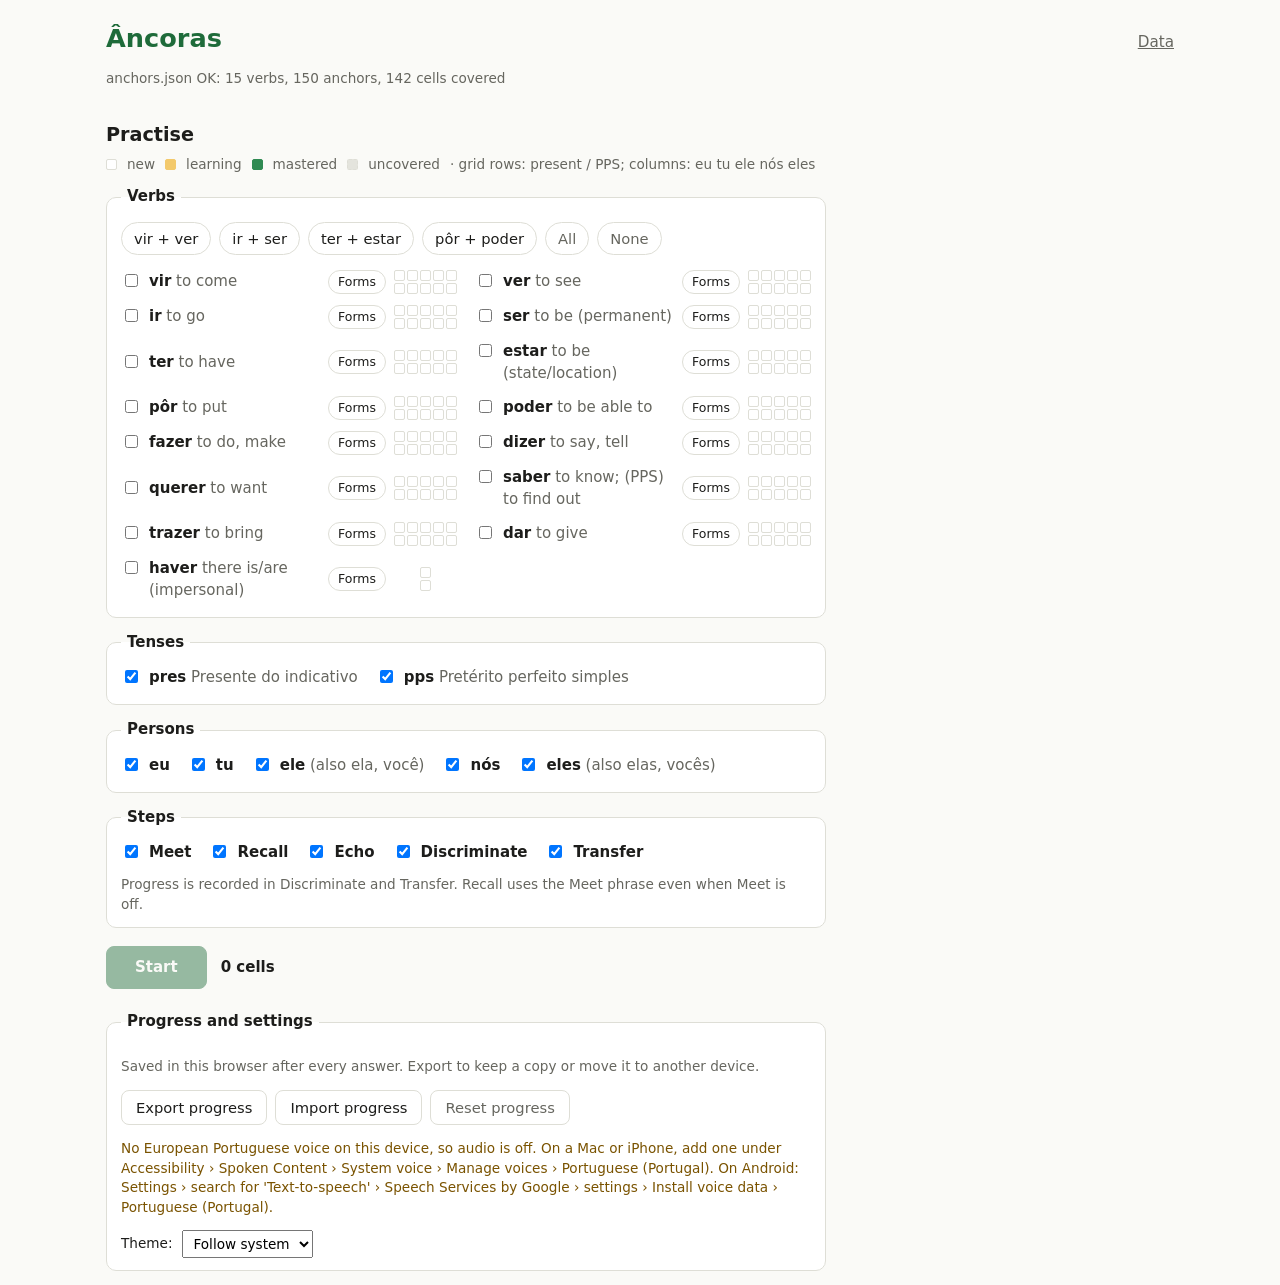
<file: index.html>
<!doctype html>
<html lang="en">
<head>
  <meta charset="utf-8">
  <meta name="viewport" content="width=device-width, initial-scale=1">
  <script>
    // Apply the saved theme before the stylesheet loads, so there's no light flash.
    try {
      const t = localStorage.getItem('ancoras.theme');
      if (t === 'light' || t === 'dark') document.documentElement.dataset.theme = t;
    } catch {}
  </script>
  <title>Âncoras</title>
  <link rel="icon" href="data:image/svg+xml,%3Csvg xmlns='http://www.w3.org/2000/svg' viewBox='0 0 16 16'%3E%3Crect width='16' height='16' rx='3' fill='%231e6b3a'/%3E%3Ctext x='8' y='12.5' font-size='12' text-anchor='middle' fill='white' font-family='sans-serif'%3EÂ%3C/text%3E%3C/svg%3E">
  <link rel="manifest" href="manifest.webmanifest">
  <link rel="apple-touch-icon" href="icons/icon-192.png">
  <meta name="apple-mobile-web-app-capable" content="yes">
  <meta name="apple-mobile-web-app-title" content="Âncoras">
  <link rel="stylesheet" href="style.css">
  <script type="module" src="js/main.js"></script>
</head>
<body>
  <header>
    <h1><a href="#" id="home-link">Âncoras</a></h1>
    <nav>
      <a href="#data" id="nav-data">Data</a>
      <a href="#" id="nav-home" hidden>← Practise</a>
    </nav>
  </header>

  <main>
    <div id="banner" class="banner" role="status">Loading anchors.json…</div>
    <div id="store-warning" class="banner warn" role="alert" hidden></div>

    <section id="home-view" hidden>
      <div id="picker" class="picker"></div>
    </section>

    <section id="practice-view" hidden>
      <div id="practice" class="practice"></div>
    </section>

    <section id="data-view" hidden>
      <p class="sub">Data check: verbs and anchors from <code>anchors.json</code></p>

      <section id="verbs-section" hidden>
        <h2>Verbs</h2>
        <p class="legend">
          <span class="cell covered">covered</span>
          <span class="cell uncovered">uncovered (listed)</span>
          <span class="cell gap">no anchor, not listed</span>
          <span class="cell none">—</span> no form
        </p>
        <div class="scroll">
          <table id="verbs-table" class="verbs"></table>
        </div>
      </section>

      <section id="anchors-section" hidden>
        <h2>Anchors</h2>
        <div class="controls">
          <label>Verb
            <select id="verb-filter"><option value="">All verbs</option></select>
          </label>
          <span id="anchor-count" class="count"></span>
        </div>
        <table id="anchors-table" class="anchors"></table>
      </section>
    </section>
  </main>
</body>
</html>
</file>
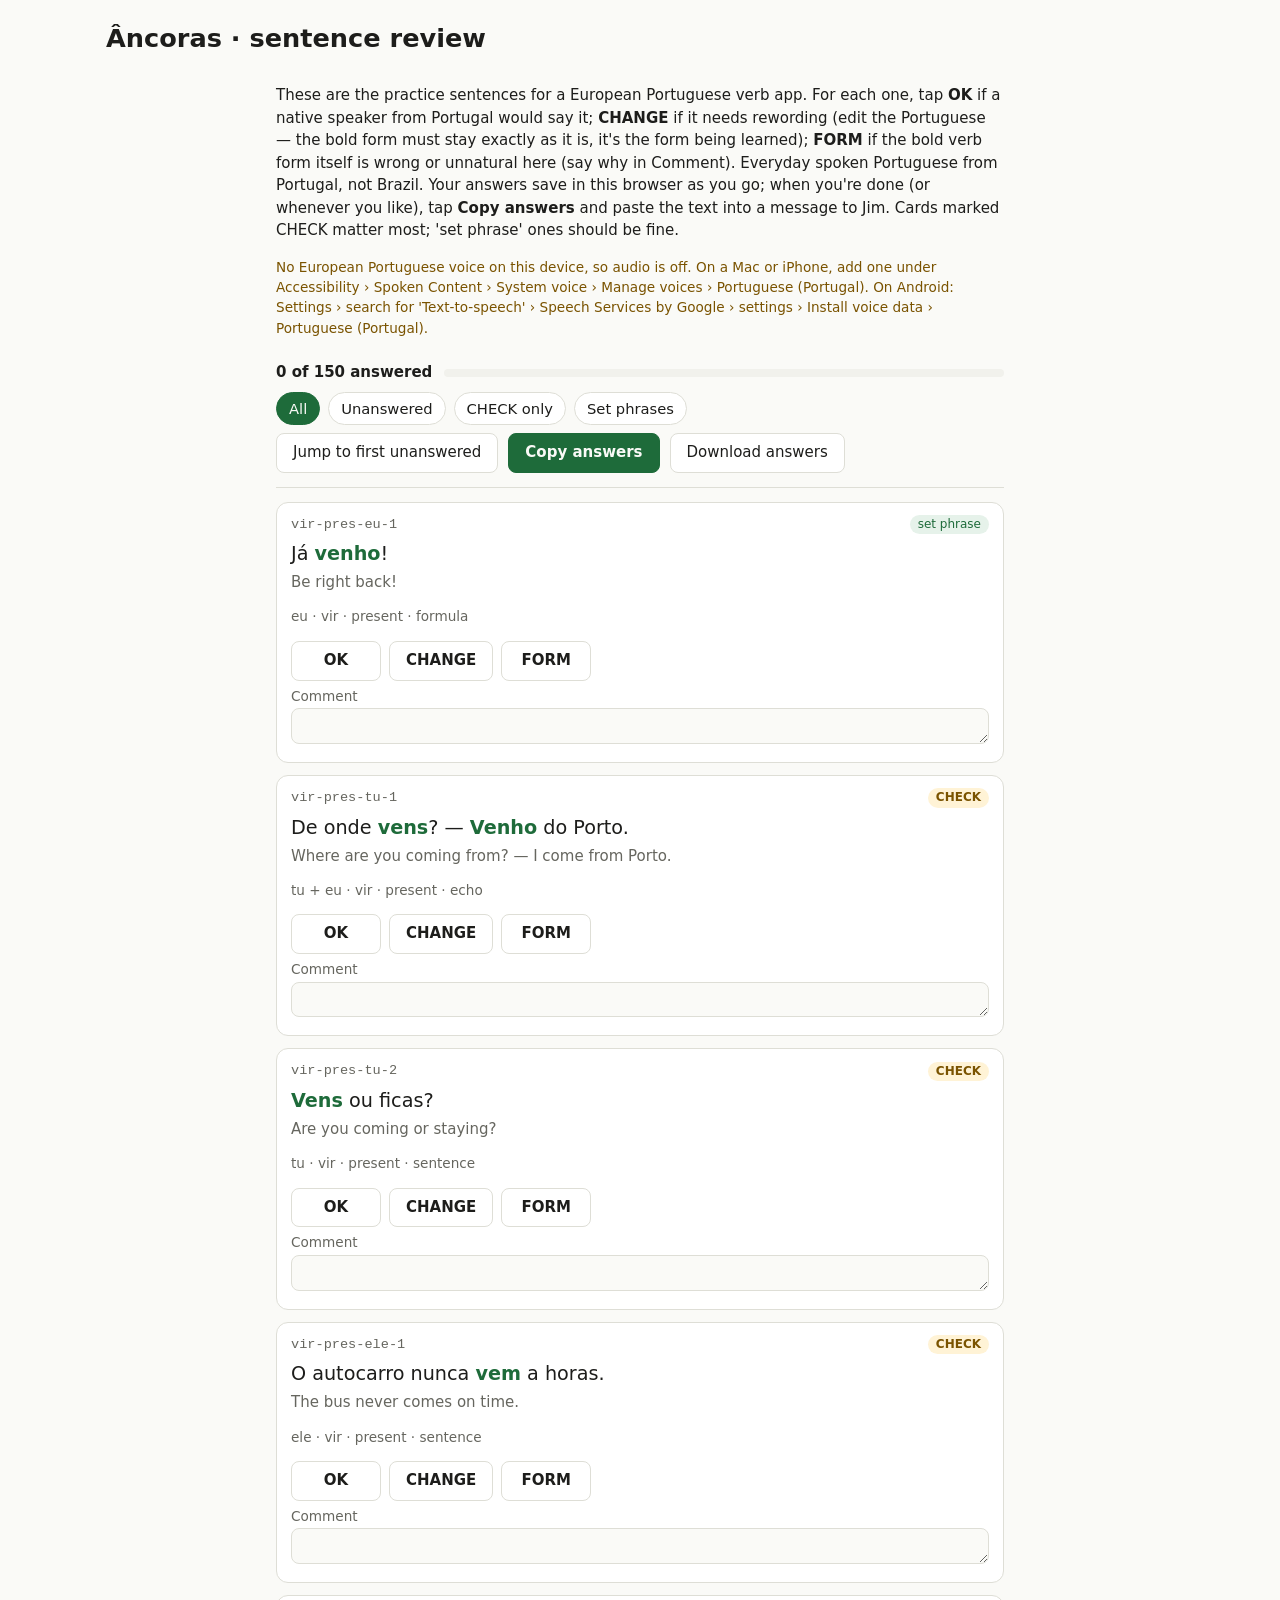
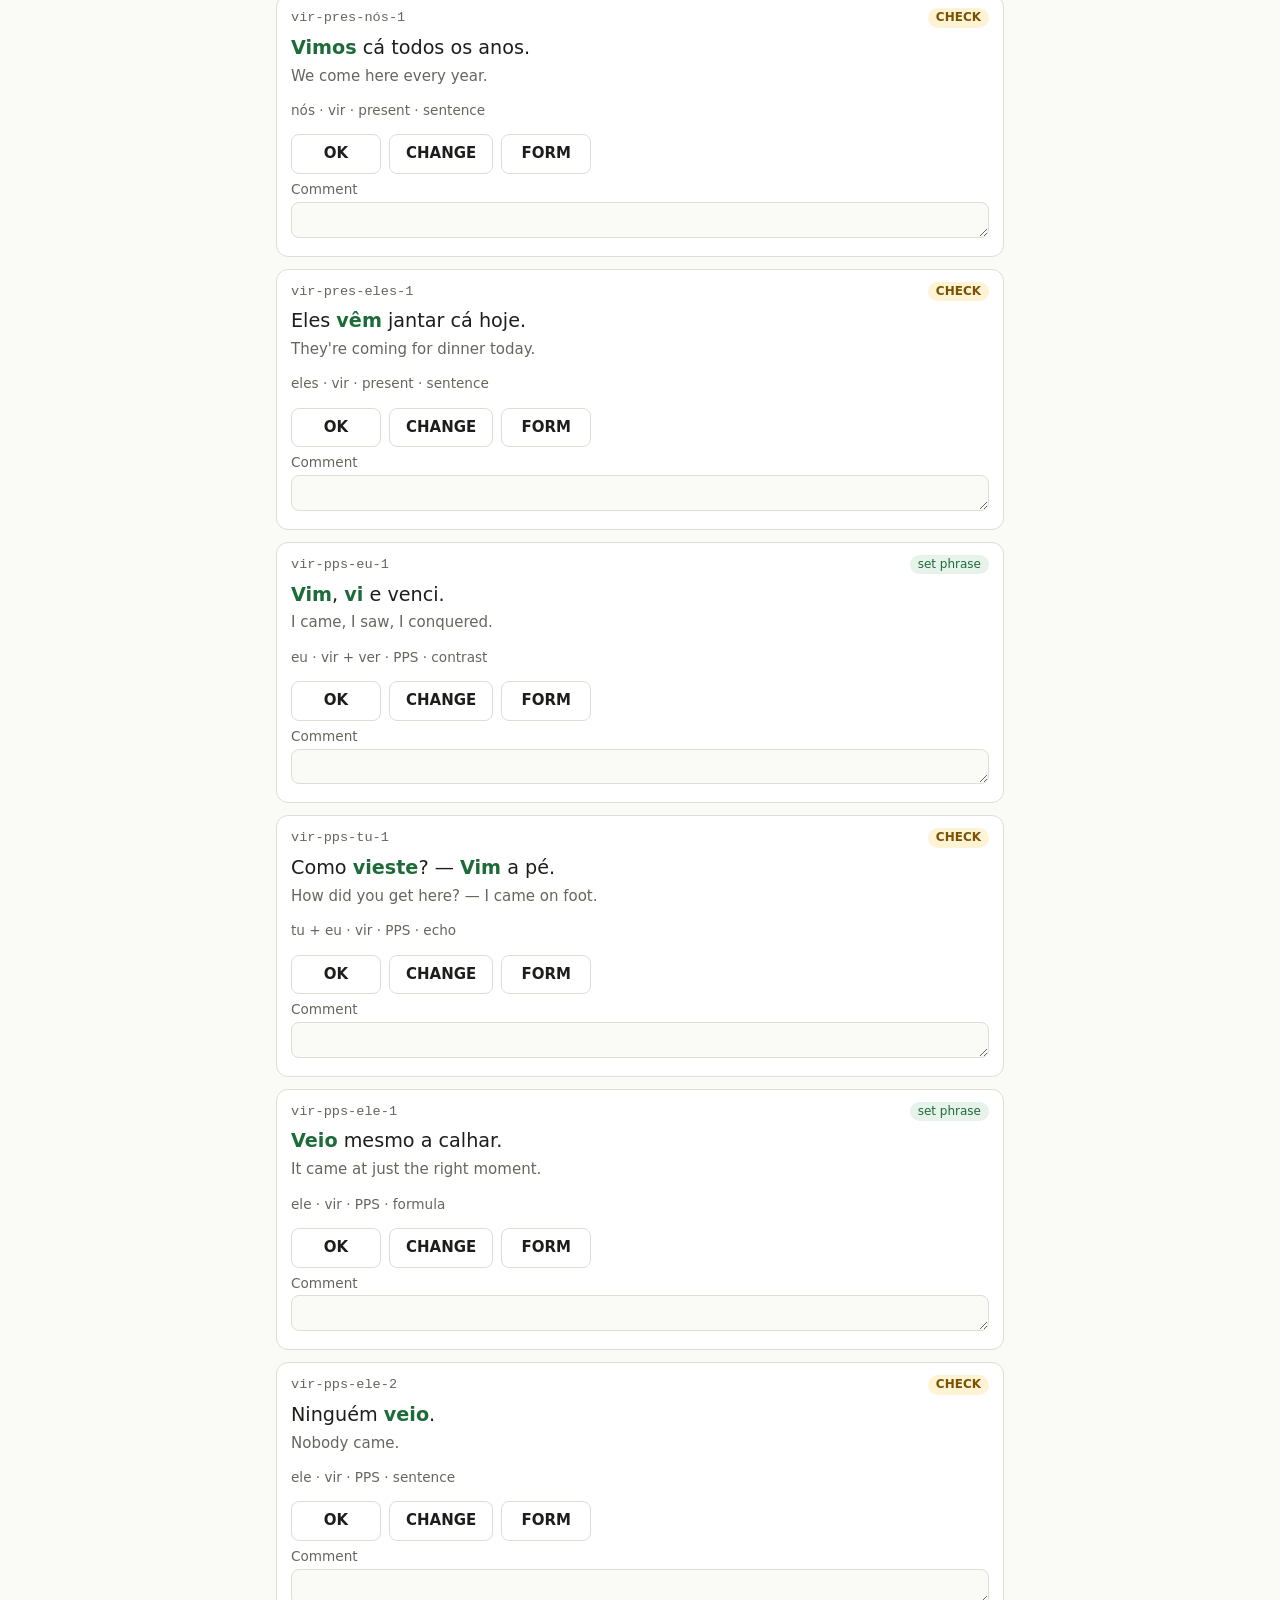
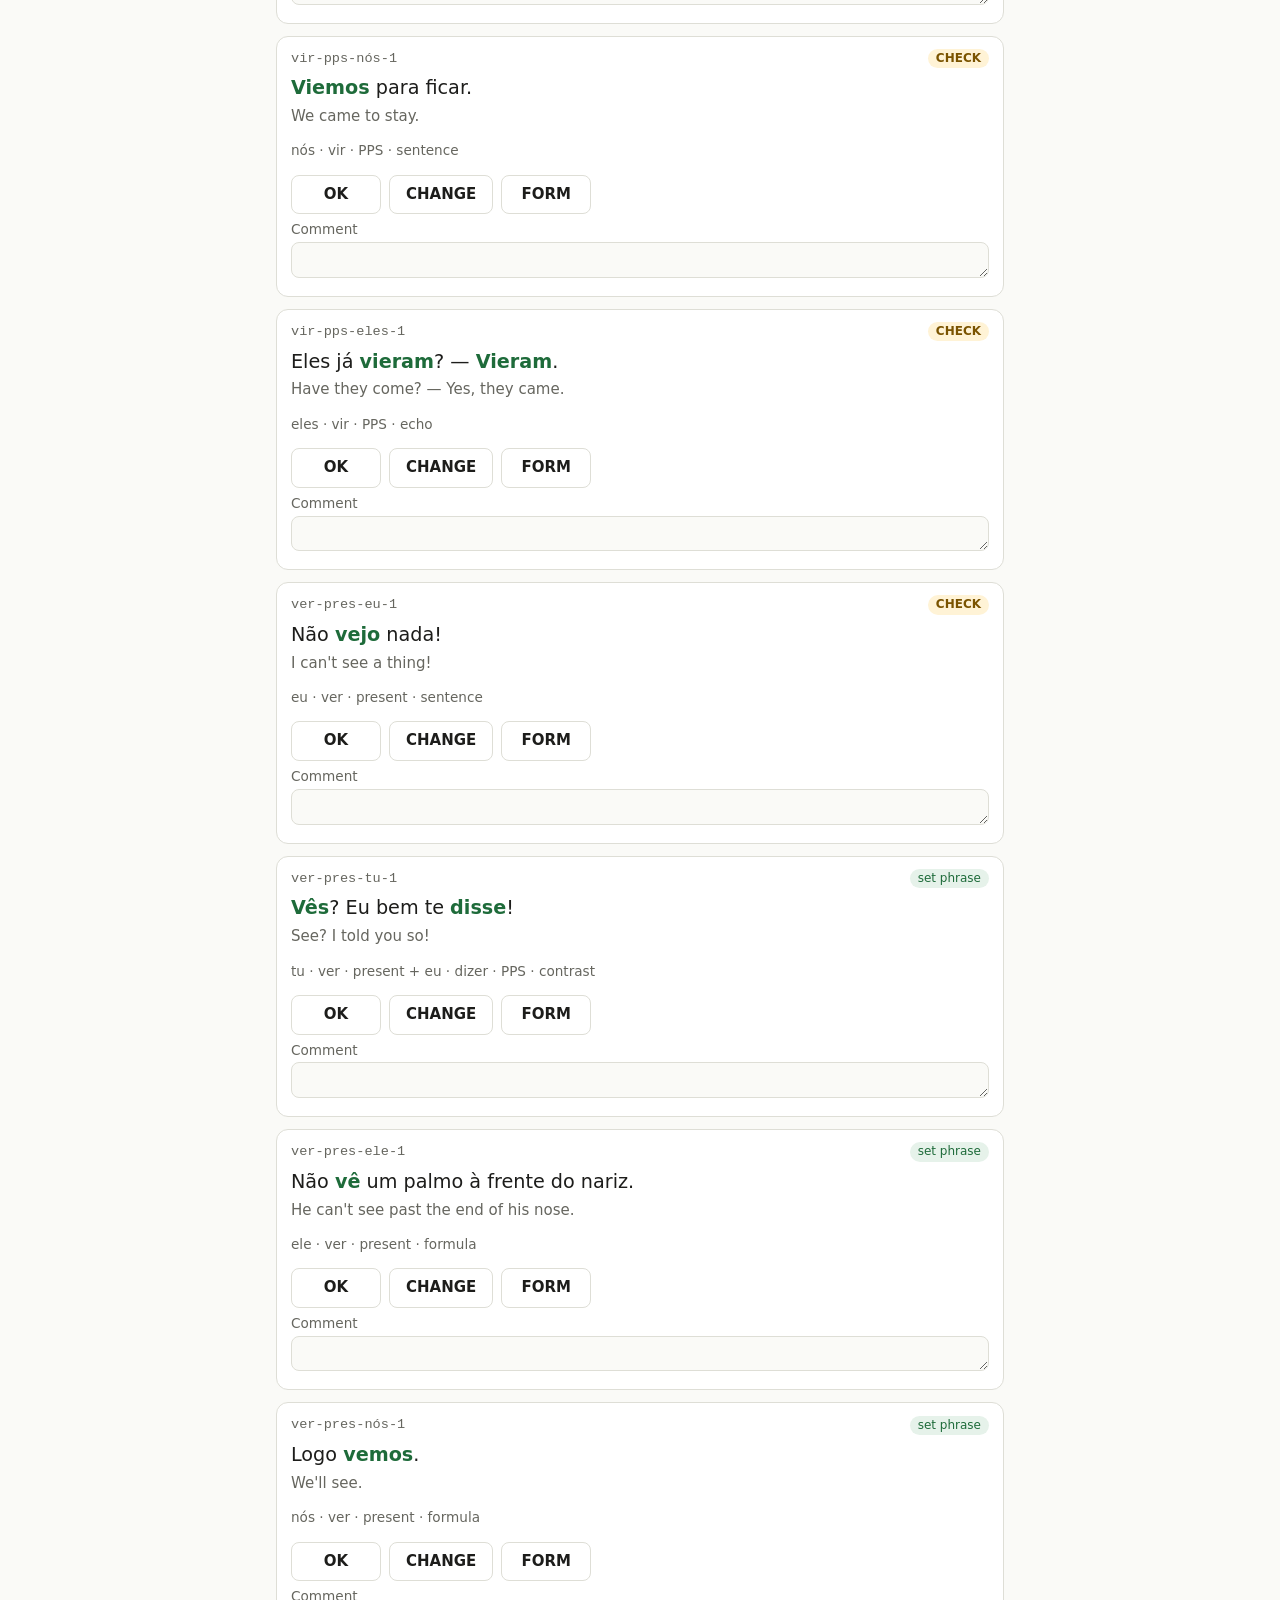
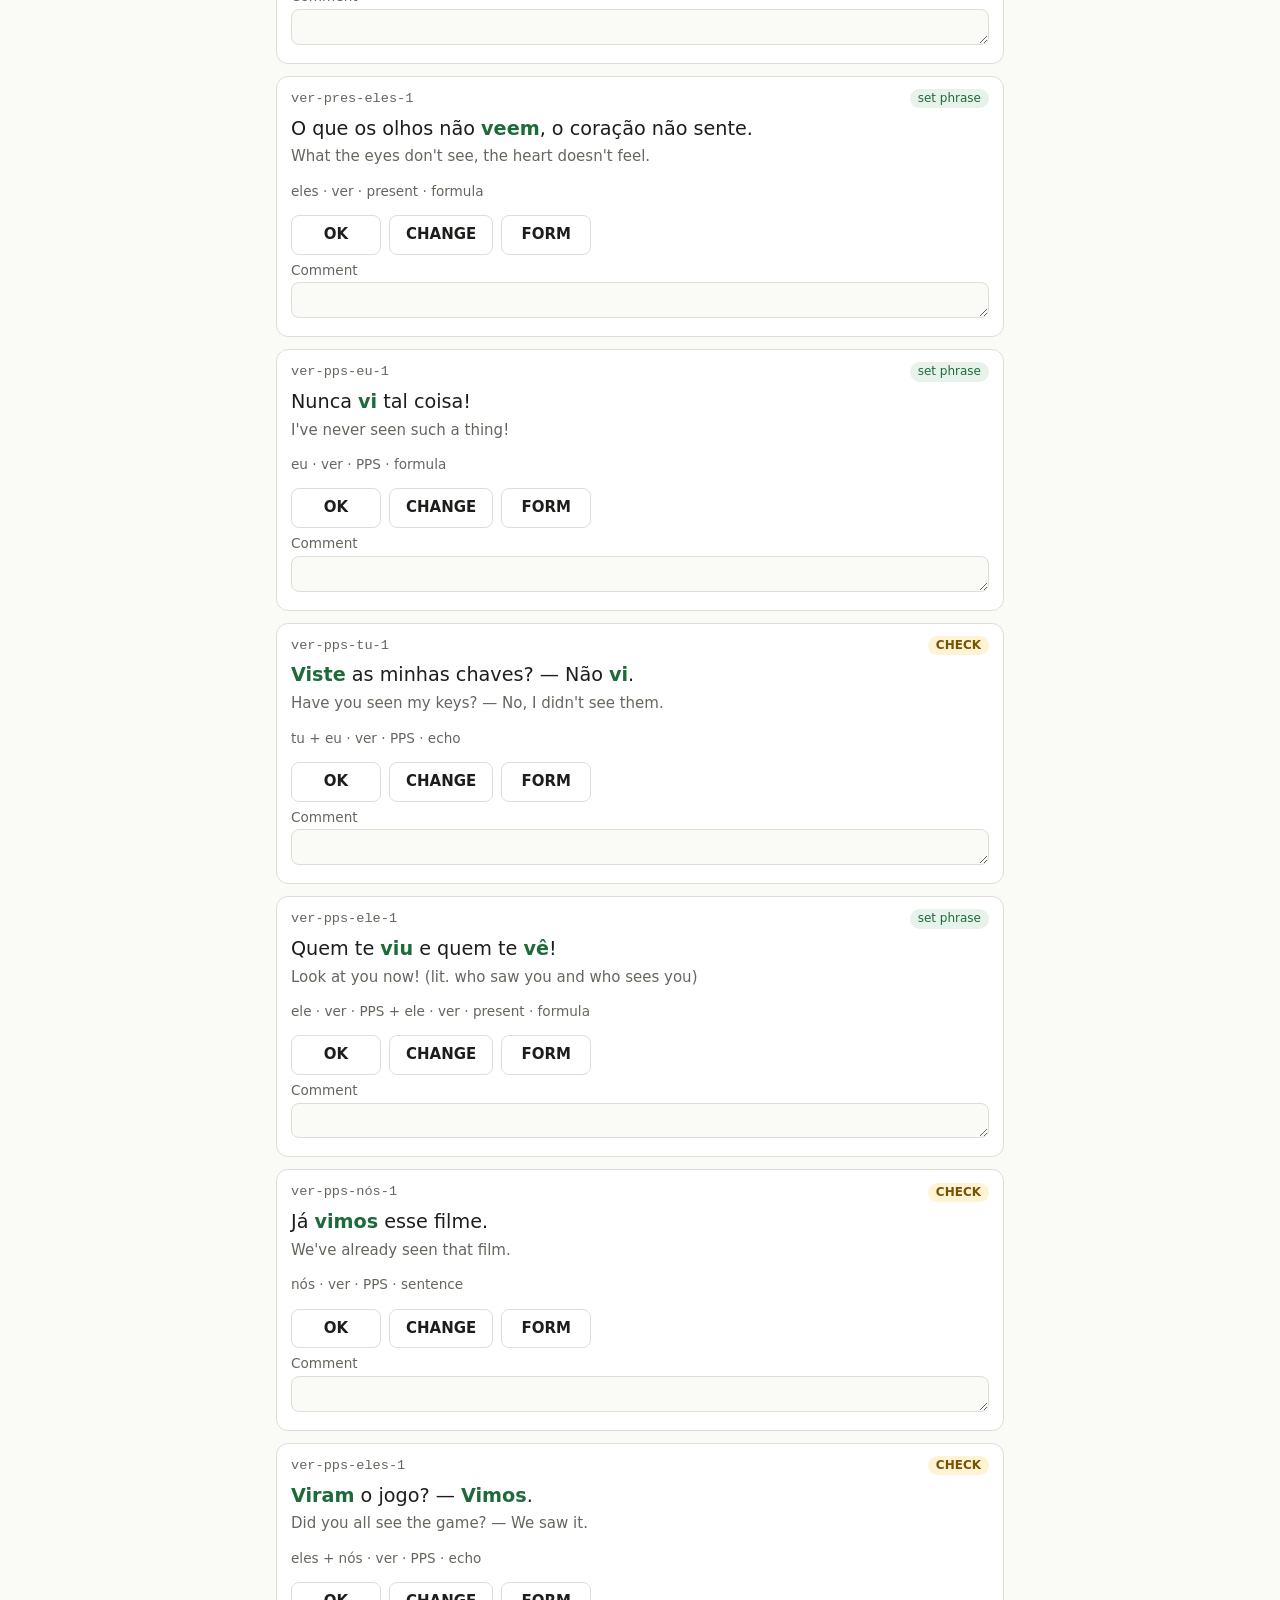
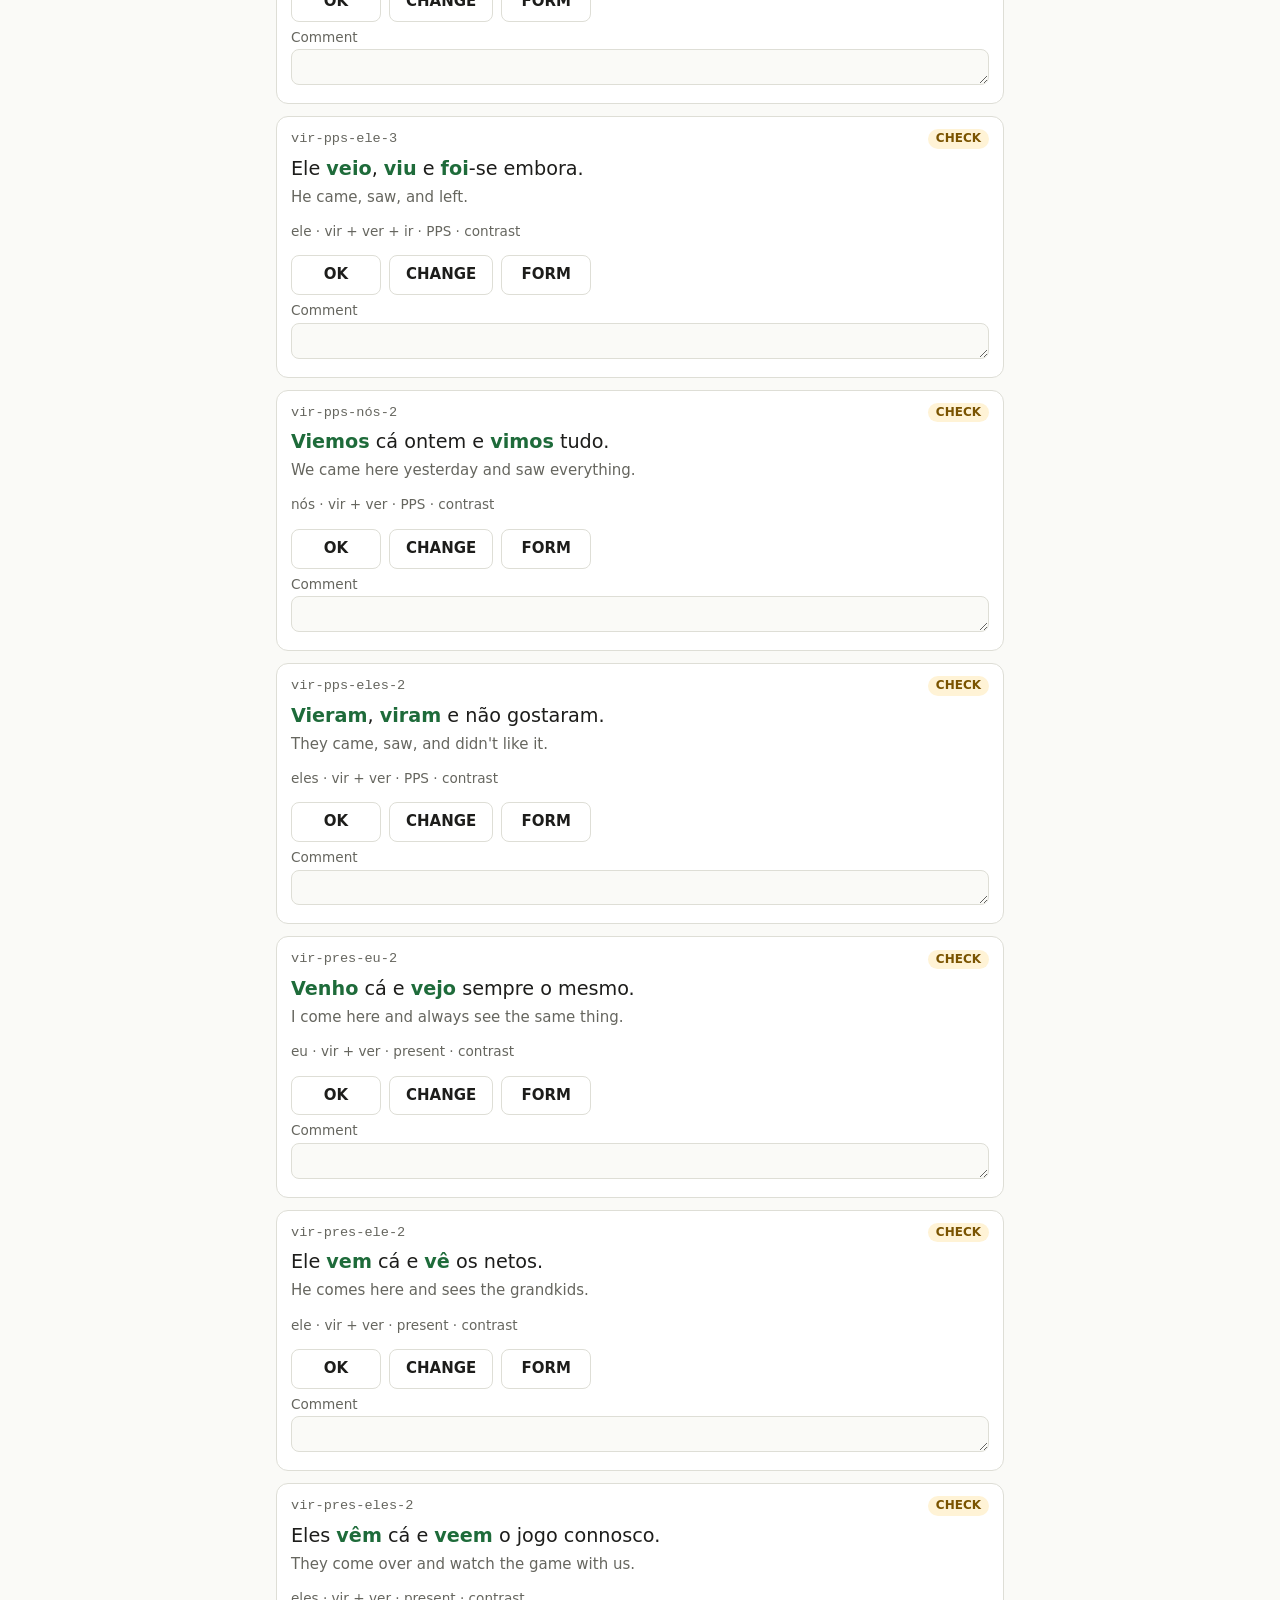
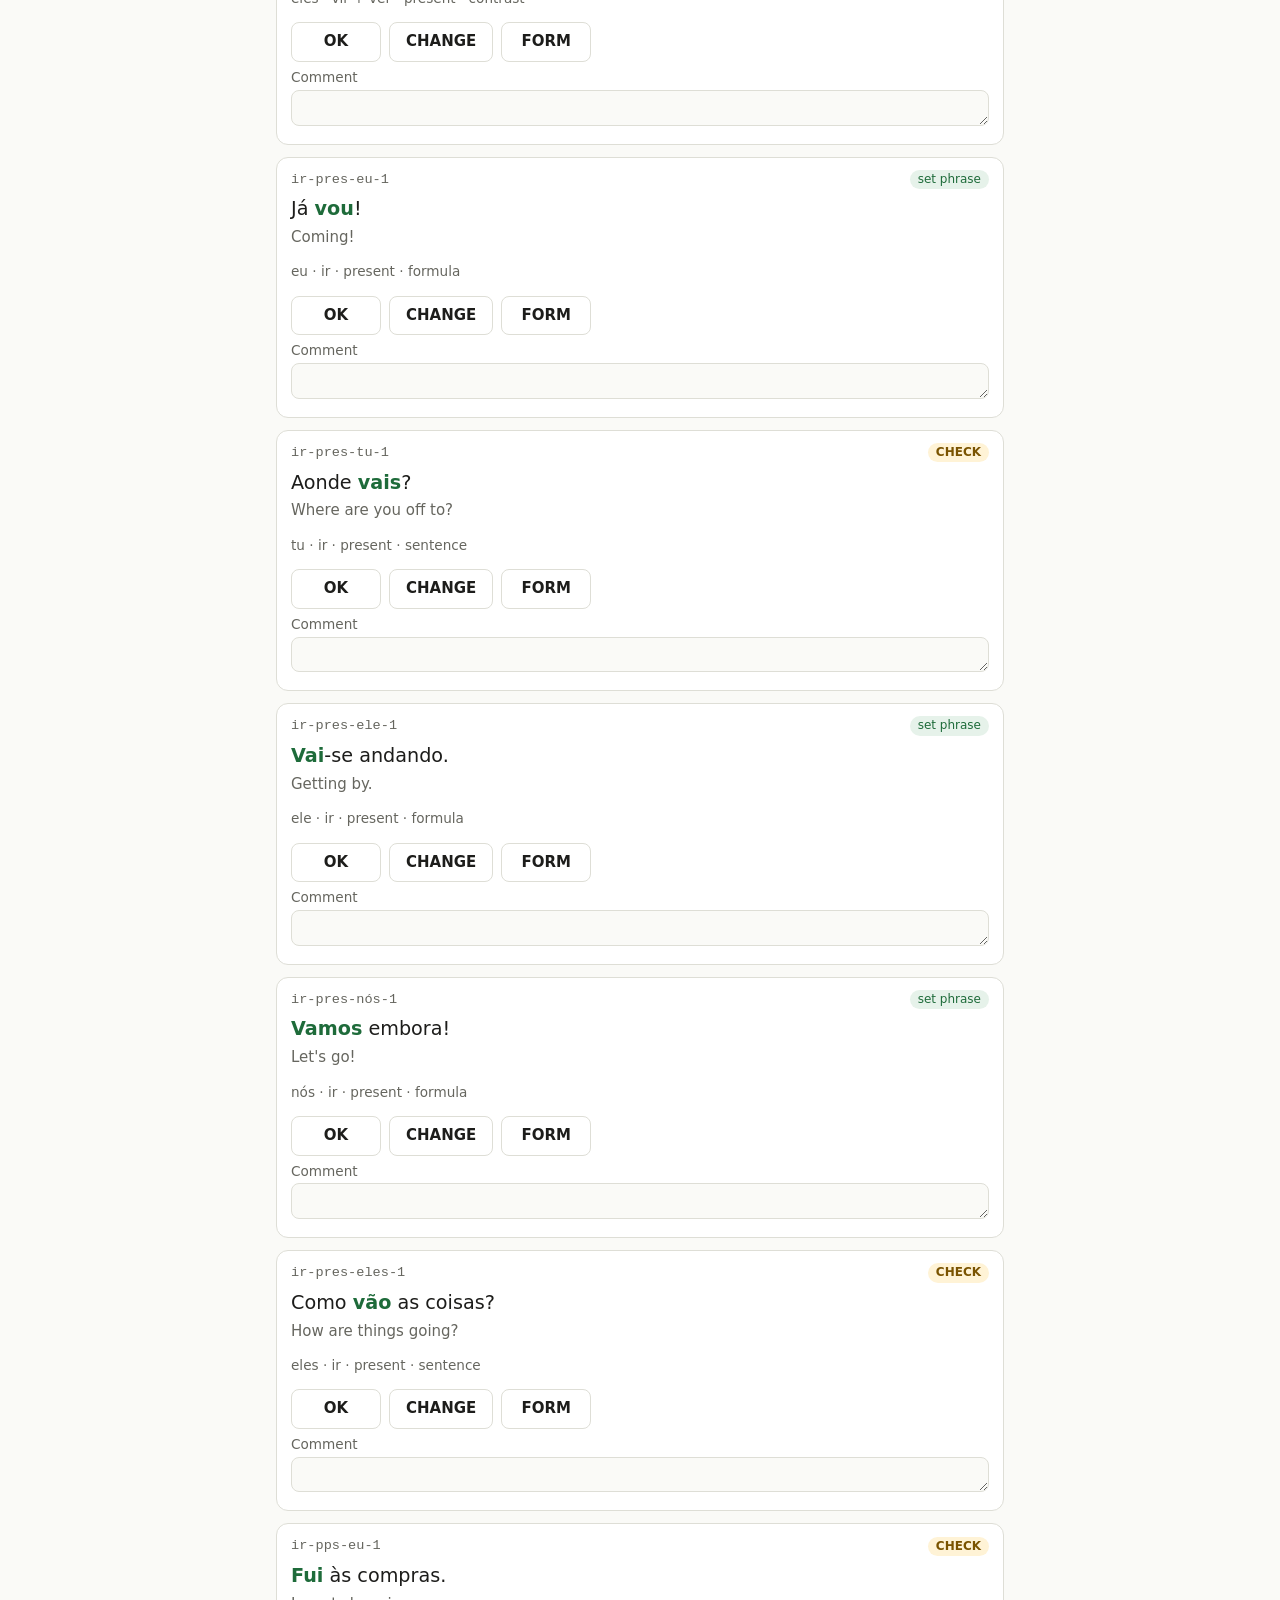
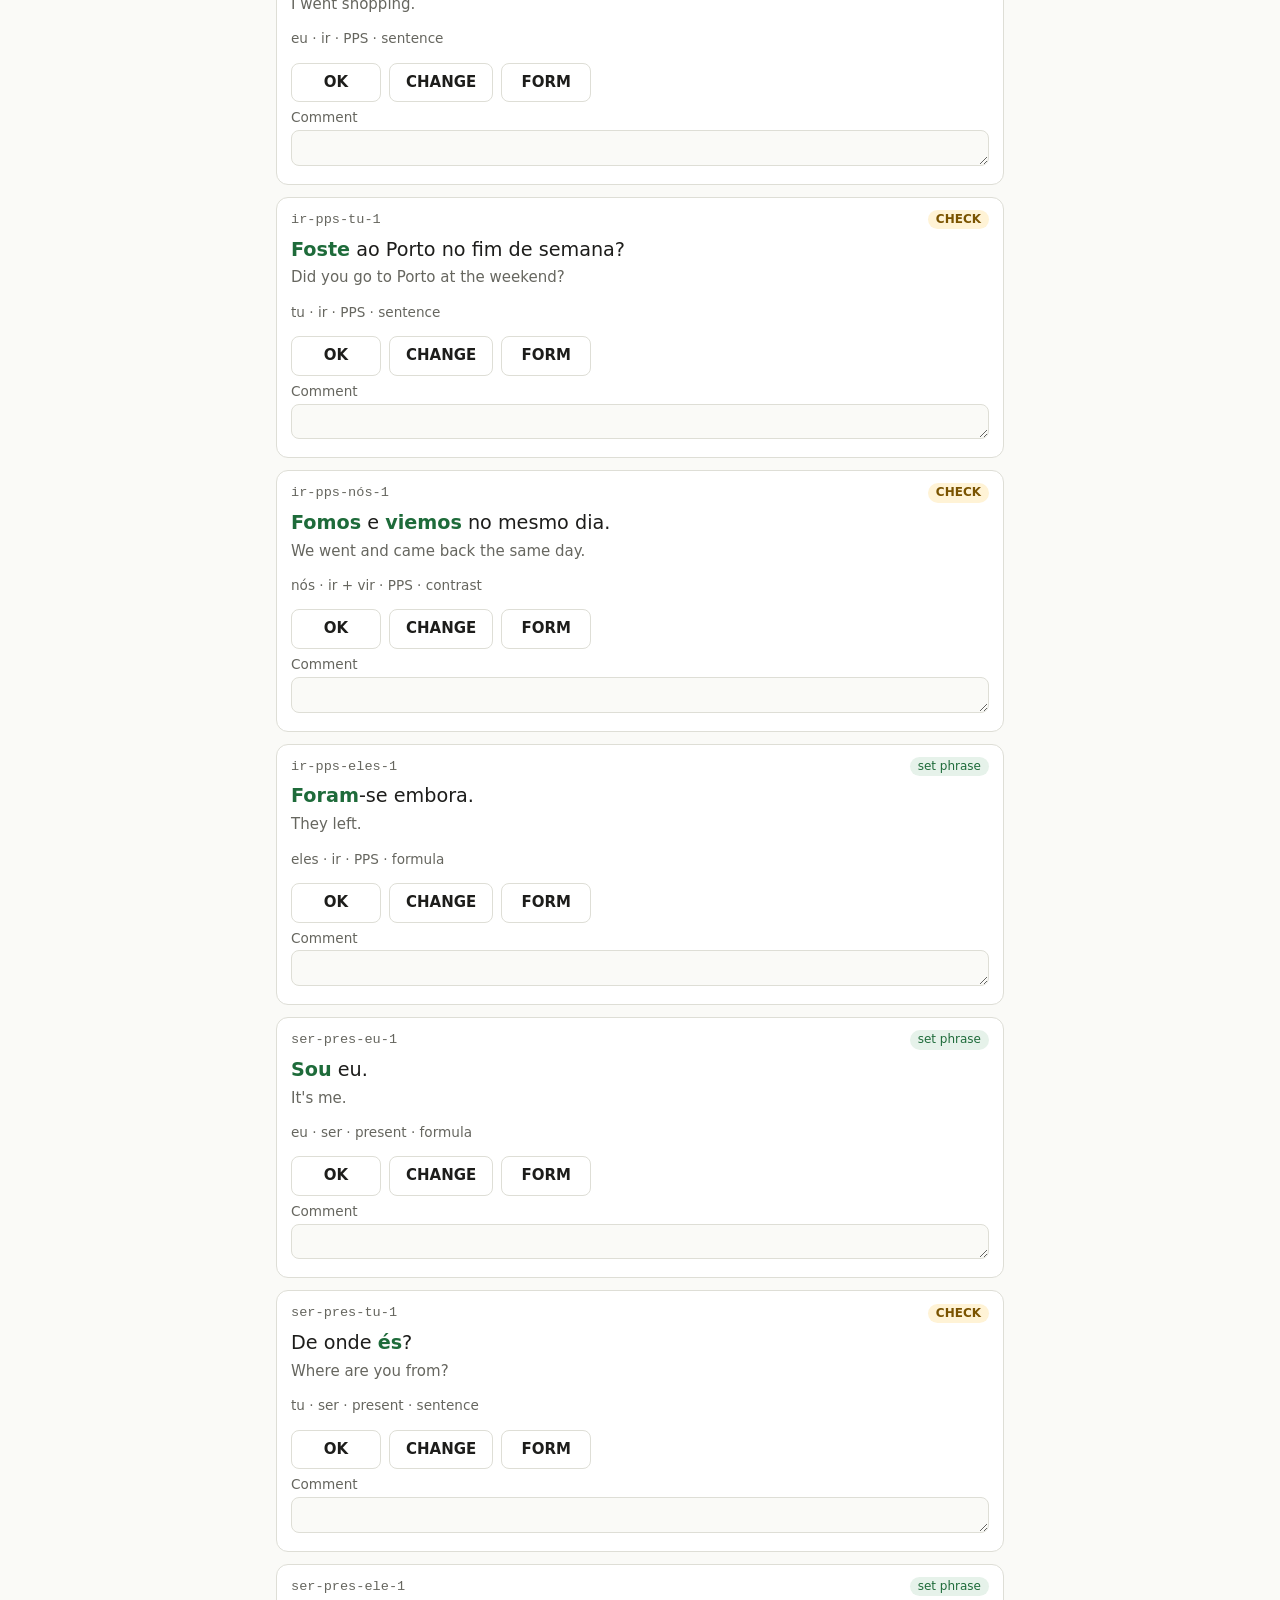
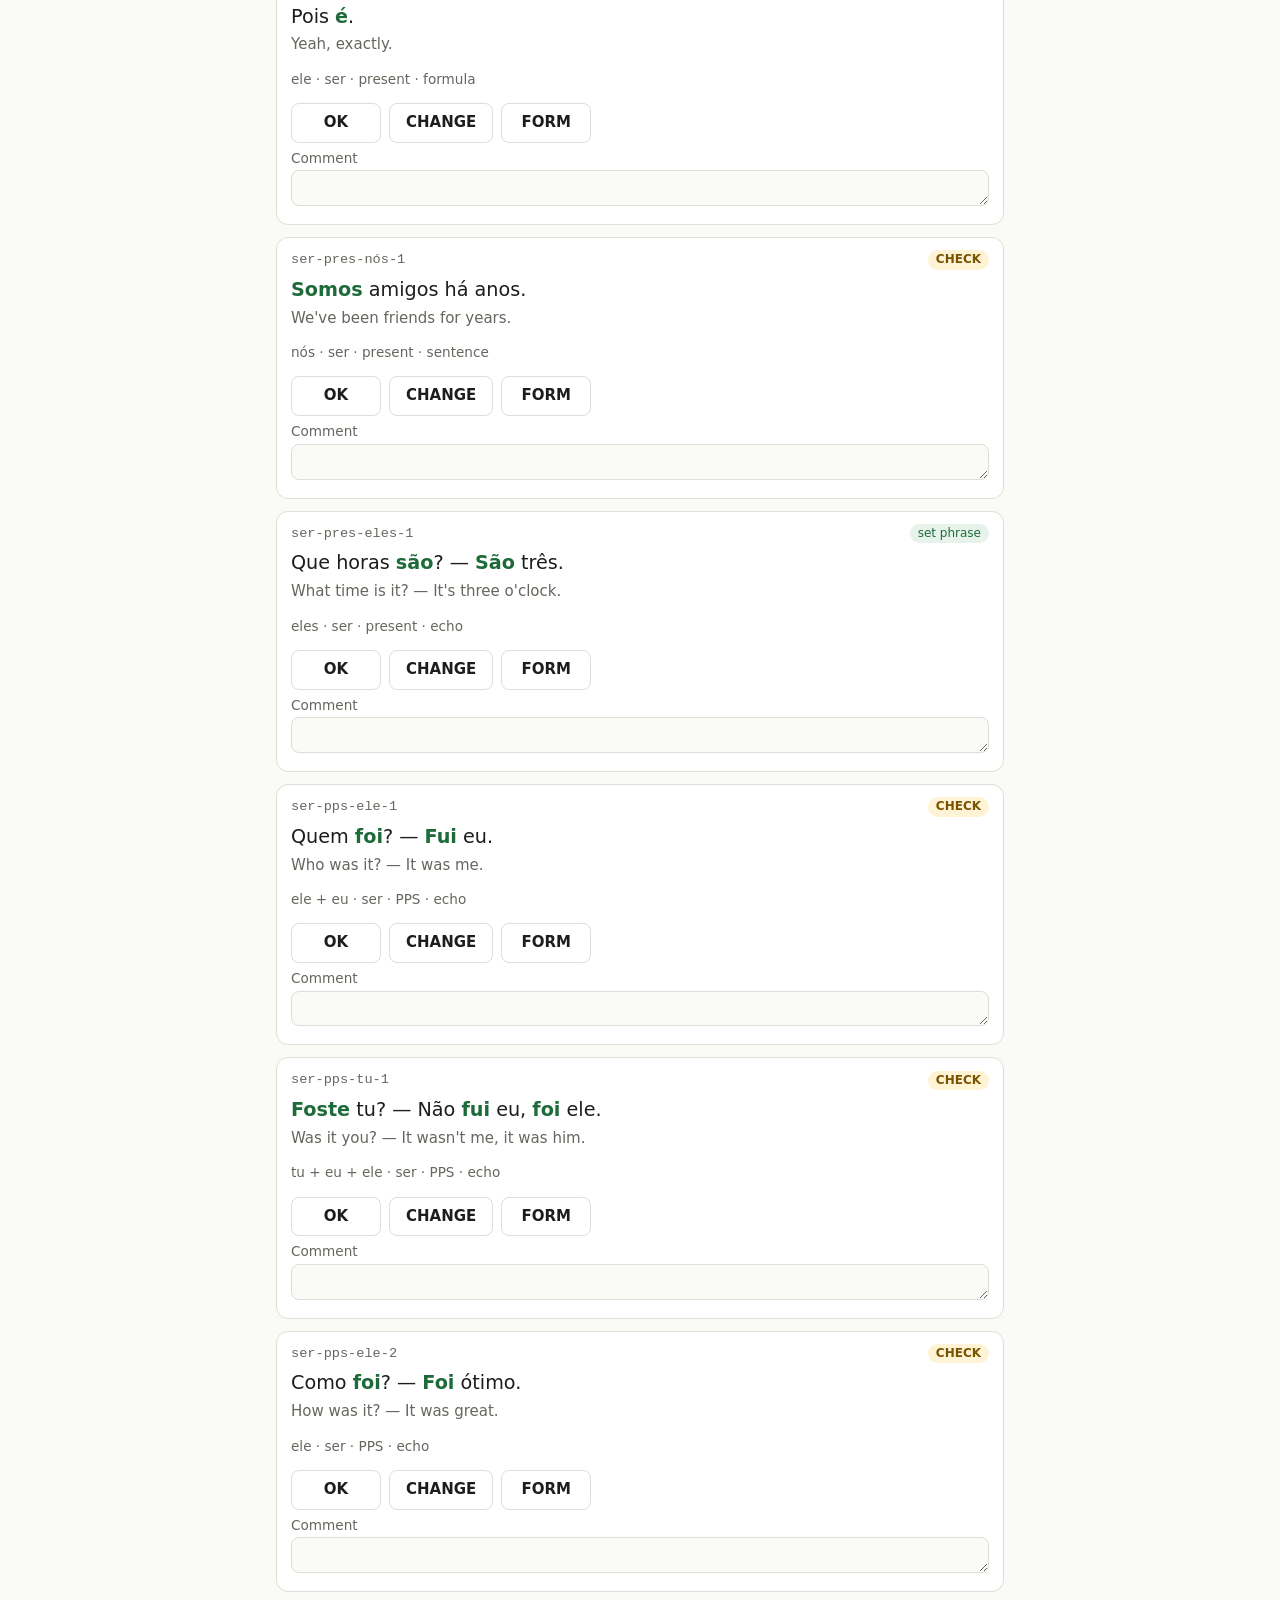
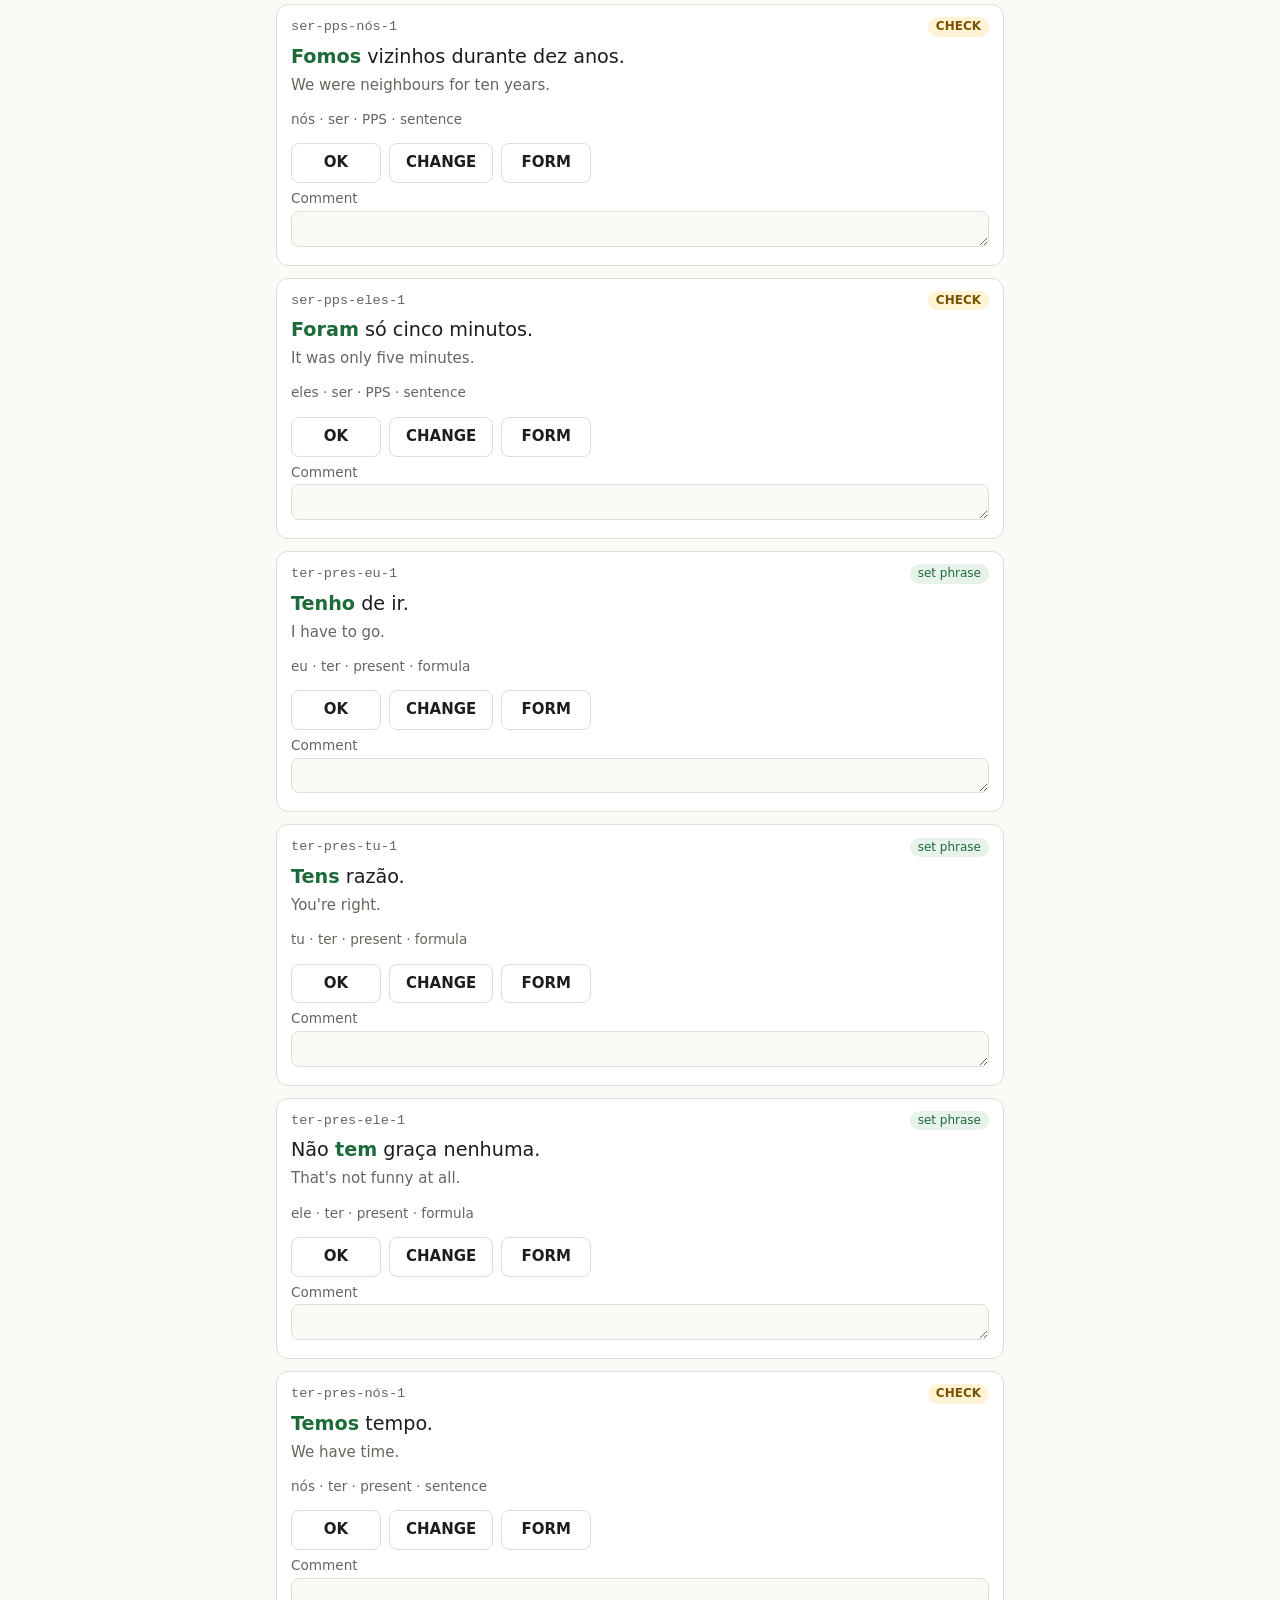
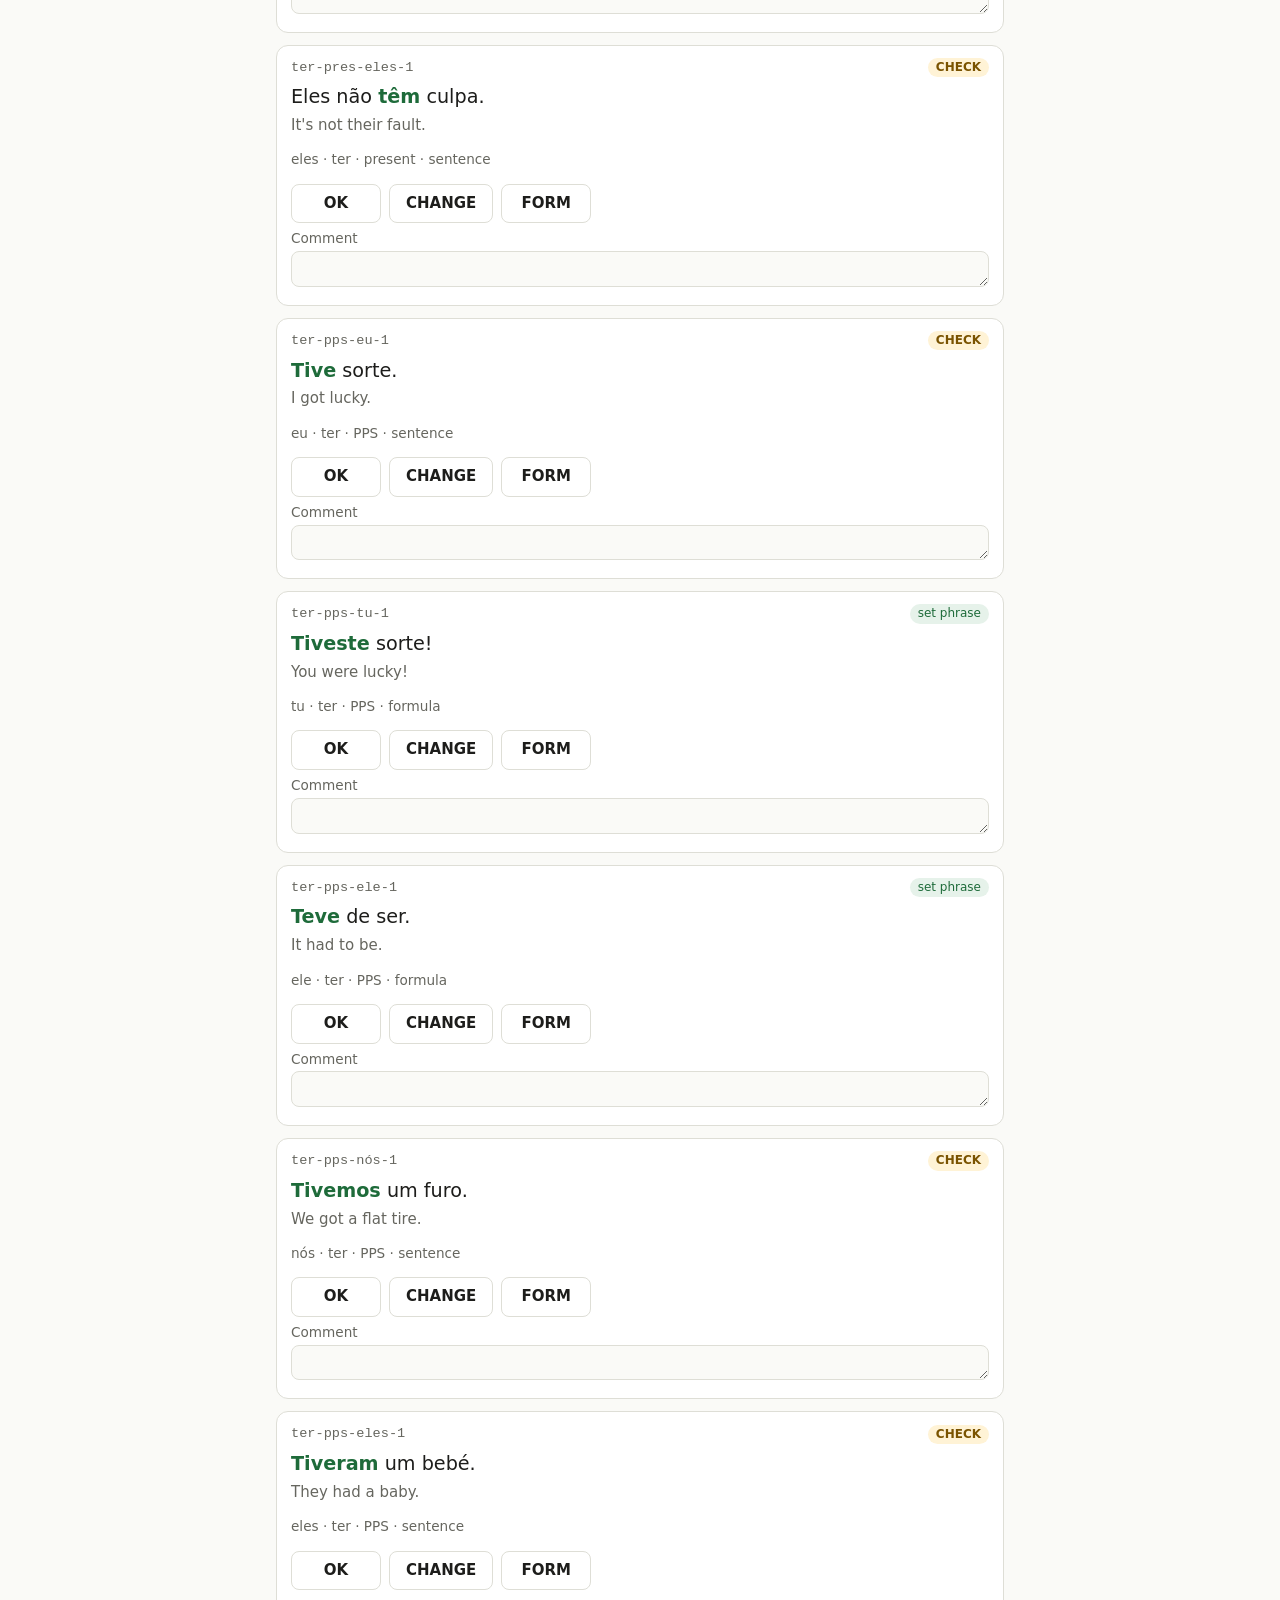
<file: review/index.html>
<!doctype html>
<html lang="en">
<head>
  <meta charset="utf-8">
  <meta name="viewport" content="width=device-width, initial-scale=1">
  <script>
    // Same theme setting as the app, applied before the stylesheet loads.
    try {
      const t = localStorage.getItem('ancoras.theme');
      if (t === 'light' || t === 'dark') document.documentElement.dataset.theme = t;
    } catch {}
  </script>
  <title>Âncoras · review</title>
  <meta name="robots" content="noindex">
  <link rel="icon" href="../icons/icon-192.png">
  <link rel="stylesheet" href="../style.css">
  <link rel="stylesheet" href="review.css">
  <script type="module" src="review.js"></script>
</head>
<body>
  <header>
    <h1>Âncoras · sentence review</h1>
  </header>
  <main class="review">
    <section class="intro">
      <p>These are the practice sentences for a European Portuguese verb app. For each one, tap
        <b>OK</b> if a native speaker from Portugal would say it; <b>CHANGE</b> if it needs
        rewording (edit the Portuguese — the bold form must stay exactly as it is, it's the form
        being learned); <b>FORM</b> if the bold verb form itself is wrong or unnatural here (say
        why in Comment). Everyday spoken Portuguese from Portugal, not Brazil. Your answers save in
        this browser as you go; when you're done (or whenever you like), tap <b>Copy answers</b>
        and paste the text into a message to Jim. Cards marked CHECK matter most; 'set phrase'
        ones should be fine.</p>
      <p id="audio-note" class="small warn-text" hidden></p>
      <p id="save-note" class="small warn-text" hidden></p>
    </section>

    <section id="toolbar" class="toolbar" aria-label="Progress and filters">
      <div class="progress-line">
        <span id="progress-text">Loading…</span>
        <div class="bar" aria-hidden="true"><div id="progress-bar"></div></div>
      </div>
      <div class="chips" id="filters" role="group" aria-label="Show"></div>
      <div class="actions">
        <button type="button" id="jump">Jump to first unanswered</button>
        <button type="button" class="primary copy">Copy answers</button>
        <button type="button" class="download">Download answers</button>
      </div>
      <p class="small copy-status" aria-live="polite"></p>
    </section>

    <div id="cards" class="cards"></div>

    <section class="toolbar bottom">
      <div class="actions">
        <button type="button" class="primary copy">Copy answers</button>
        <button type="button" class="download">Download answers</button>
      </div>
      <p class="small copy-status" aria-live="polite"></p>
      <textarea id="fallback" class="fallback" readonly hidden aria-label="Answers to copy"></textarea>
    </section>
  </main>
</body>
</html>
</file>
<file: style.css>
:root {
  --bg: #fafaf7;
  --surface: #ffffff;
  --text: #1d1d1b;
  --muted: #66665f;
  --border: #deded6;
  --accent: #1e6b3a;
  --ok-bg: #e6f2ea;
  --ok-text: #1e6b3a;
  --fail-bg: #fbe9e7;
  --fail-text: #a3261a;
  --covered: #e6f2ea;
  --uncovered: #f1f1ec;
  --gap: #fbe9e7;
  --mark: #fff0b3;
  --check: #fff3d6;
  --check-text: #7a5300;
  --almost-bg: #fff3d6;
  --almost-text: #7a5300;
  --sq-new: #ffffff;
  --sq-learning: #f3c96b;
  --sq-mastered: #2f8a52;
  --sq-uncovered: #e4e4dd;
  color-scheme: light;
}

/* Dark palette: when the system is dark (unless Light is chosen), or when Dark is chosen.
   The theme switch on the home screen sets data-theme on <html>; none = follow system. */
@media (prefers-color-scheme: dark) {
  :root:not([data-theme="light"]) {
    --bg: #161715;
    --surface: #1f201e;
    --text: #e9e9e4;
    --muted: #a1a199;
    --border: #3a3b37;
    --accent: #6cc58d;
    --ok-bg: #1d3325;
    --ok-text: #8fd9a9;
    --fail-bg: #3d1e1a;
    --fail-text: #f2a094;
    --covered: #1d3325;
    --uncovered: #2a2b28;
    --gap: #3d1e1a;
    --mark: #5a4a10;
    --check: #3b2f12;
    --check-text: #f0cf80;
    --almost-bg: #3b2f12;
    --almost-text: #f0cf80;
    --sq-new: #2a2b28;
    --sq-learning: #b8902f;
    --sq-mastered: #5fbf83;
    --sq-uncovered: #1c1d1b;
    color-scheme: dark;
  }
}

:root[data-theme="dark"] {
  --bg: #161715;
  --surface: #1f201e;
  --text: #e9e9e4;
  --muted: #a1a199;
  --border: #3a3b37;
  --accent: #6cc58d;
  --ok-bg: #1d3325;
  --ok-text: #8fd9a9;
  --fail-bg: #3d1e1a;
  --fail-text: #f2a094;
  --covered: #1d3325;
  --uncovered: #2a2b28;
  --gap: #3d1e1a;
  --mark: #5a4a10;
  --check: #3b2f12;
  --check-text: #f0cf80;
  --almost-bg: #3b2f12;
  --almost-text: #f0cf80;
  --sq-new: #2a2b28;
  --sq-learning: #b8902f;
  --sq-mastered: #5fbf83;
  --sq-uncovered: #1c1d1b;
  color-scheme: dark;
}

* { box-sizing: border-box; }

body {
  margin: 0;
  background: var(--bg);
  color: var(--text);
  font: 15px/1.45 system-ui, -apple-system, "Segoe UI", sans-serif;
}

header, main {
  max-width: 1100px;
  margin: 0 auto;
  padding: 0 16px;
}

header { padding-top: 20px; padding-bottom: 12px; display: flex; align-items: baseline; justify-content: space-between; gap: 12px; }
h1 { margin: 0; font-size: 1.6rem; }
h1 a { color: var(--accent); text-decoration: none; }
nav a { color: var(--muted); font-size: 0.95rem; }
a { color: var(--accent); }
.muted { color: var(--muted); }
h2 { margin: 28px 0 10px; font-size: 1.2rem; }
.sub { margin: 4px 0 16px; color: var(--muted); }
code { font-size: 0.92em; }

.banner {
  padding: 12px 14px;
  border-radius: 8px;
  background: var(--surface);
  border: 1px solid var(--border);
}
/* When the data is fine the banner is one quiet line. */
.banner.ok { background: none; border: none; padding: 0 0 4px; color: var(--muted); font-size: 0.85rem; }
.banner.fail { background: var(--fail-bg); color: var(--fail-text); border-color: transparent; }
.banner.warn { margin-top: 8px; background: var(--almost-bg); color: var(--almost-text); border-color: transparent; }
.banner.warn p { margin: 0; }
.banner.warn p + p { margin-top: 6px; }
.warn-text { color: var(--almost-text); }
.banner ul { margin: 8px 0 0; padding-left: 20px; }
.banner p { margin: 6px 0 0; }

table {
  border-collapse: collapse;
  background: var(--surface);
  width: 100%;
}
th, td {
  padding: 6px 8px;
  border-bottom: 1px solid var(--border);
  text-align: left;
  vertical-align: top;
}
thead th { color: var(--muted); font-weight: 600; font-size: 0.85rem; }

/* Verbs table scrolls sideways on narrow screens. */
.scroll { overflow-x: auto; -webkit-overflow-scrolling: touch; }
table.verbs { min-width: 640px; }
table.verbs > tbody > tr > th { font-size: 1.05rem; }

table.forms { width: auto; background: transparent; }
table.forms th, table.forms td { padding: 2px 8px; border: none; font-size: 0.9rem; }
table.forms th { color: var(--muted); font-weight: 500; }

.cell { border-radius: 4px; white-space: nowrap; }
.cell.covered { background: var(--covered); }
.cell.uncovered { background: var(--uncovered); color: var(--muted); font-style: italic; }
.cell.gap { background: var(--gap); color: var(--fail-text); font-weight: 600; }
.cell.none { color: var(--muted); }

.legend { display: flex; flex-wrap: wrap; gap: 6px 10px; align-items: center; color: var(--muted); font-size: 0.85rem; }
.legend .cell { padding: 1px 8px; }

.controls { display: flex; flex-wrap: wrap; align-items: center; gap: 12px; margin-bottom: 10px; }
select { font: inherit; padding: 4px 6px; margin-left: 6px; }
.count { color: var(--muted); font-size: 0.9rem; }

.anchors .id { font-family: ui-monospace, Menlo, monospace; font-size: 0.82rem; white-space: nowrap; }
.anchors .pt { font-weight: 500; }
mark { background: var(--mark); color: inherit; border-radius: 3px; padding: 0 2px; }
.targets { margin: 0; padding: 0; list-style: none; font-size: 0.88rem; white-space: nowrap; }
.flag { display: inline-block; margin: 0 4px 4px 0; padding: 1px 7px; border-radius: 10px; font-size: 0.78rem; white-space: nowrap; }
.flag.est { background: var(--ok-bg); color: var(--ok-text); }
.flag.check { background: var(--check); color: var(--check-text); }

/* Both tables stack into cards on phones. */
@media (max-width: 700px) {
  table.verbs { min-width: 0; }
  table.verbs > thead { display: none; }
  table.verbs, table.verbs > tbody, table.verbs > tbody > tr,
  table.verbs > tbody > tr > th, table.verbs > tbody > tr > td { display: block; width: 100%; }
  table.verbs > tbody > tr { border: 1px solid var(--border); border-radius: 8px; margin-bottom: 10px; padding: 6px 0; }
  table.verbs > tbody > tr > th, table.verbs > tbody > tr > td { border: none; padding: 3px 12px; }
  table.anchors thead { display: none; }
  table.anchors, table.anchors tbody, table.anchors tr, table.anchors td { display: block; width: 100%; }
  table.anchors tr { border: 1px solid var(--border); border-radius: 8px; margin-bottom: 10px; padding: 6px 0; }
  table.anchors td { border: none; padding: 3px 12px; }
  table.verbs > tbody > tr > td::before,
  table.anchors td::before {
    content: attr(data-label);
    display: block;
    color: var(--muted);
    font-size: 0.75rem;
    text-transform: uppercase;
    letter-spacing: 0.03em;
  }
  .targets { white-space: normal; }
}

/* Buttons */
button {
  font: inherit;
  padding: 8px 16px;
  border-radius: 8px;
  border: 1px solid var(--border);
  background: var(--surface);
  color: var(--text);
  cursor: pointer;
}
button:disabled { opacity: 0.45; cursor: default; }
button.primary { background: var(--accent); border-color: var(--accent); color: var(--bg); font-weight: 600; }
button.link { border: none; background: none; padding: 4px 0; color: var(--muted); font-size: 0.9rem; }
button.chip { padding: 5px 12px; border-radius: 999px; font-size: 0.92rem; }
button.chip.quiet { color: var(--muted); }

/* Session picker */
.picker { max-width: 720px; }
fieldset { border: 1px solid var(--border); border-radius: 10px; margin: 0 0 14px; padding: 10px 14px 12px; background: var(--surface); }
legend { padding: 0 6px; font-weight: 600; }
.chips { display: flex; flex-wrap: wrap; gap: 8px; margin: 4px 0 12px; }
.checks { display: flex; flex-wrap: wrap; gap: 6px 18px; }
.verbs-grid { display: grid; grid-template-columns: repeat(auto-fill, minmax(250px, 1fr)); gap: 6px 18px; }
.verb-row { display: flex; align-items: center; justify-content: space-between; gap: 10px; }

/* Mastery grid: one row per tense, one square per person */
.minigrid { display: grid; grid-template-columns: repeat(var(--cols, 5), 11px); gap: 2px; flex: none; }
.sq { display: inline-block; width: 11px; height: 11px; border-radius: 2px; border: 1px solid var(--border); background: var(--sq-new); vertical-align: -1px; }
.sq.learning { background: var(--sq-learning); border-color: var(--sq-learning); }
.sq.mastered { background: var(--sq-mastered); border-color: var(--sq-mastered); }
.sq.uncovered { background: var(--sq-uncovered); border-style: dashed; }
.sq.none { visibility: hidden; }
.grid-legend { margin: -4px 0 12px; }
.mastered-tag, .reset-tag { margin-left: 6px; padding: 1px 7px; border-radius: 10px; font-size: 0.75rem; white-space: nowrap; }
.mastered-tag { background: var(--ok-bg); color: var(--ok-text); }
.reset-tag { background: var(--fail-bg); color: var(--fail-text); }
.badges:empty { display: none; }
.progress-box { margin-top: 22px; }
.progress-box .chips button { padding: 6px 14px; font-size: 0.92rem; }
button.quiet { color: var(--muted); }
label.check { display: flex; align-items: baseline; gap: 8px; padding: 3px 0; cursor: pointer; }
label.check input { transform: translateY(1px); }
.start-row { display: flex; flex-wrap: wrap; align-items: center; gap: 8px 14px; margin: 18px 0 6px; }
.start-row .primary { padding: 10px 28px; }
.cell-count { font-weight: 600; }
.skipped { color: var(--muted); font-size: 0.9rem; }
.start-note { color: var(--fail-text); font-size: 0.9rem; }

/* Practice */
.practice { max-width: 640px; }
.practice-top { margin: 4px 0 6px; }
.step { color: var(--muted); font-size: 0.9rem; margin: 8px 0; }
.card { background: var(--surface); border: 1px solid var(--border); border-radius: 12px; padding: 16px 18px; }
.card .pt { font-size: 1.35rem; font-weight: 500; margin: 6px 0; }
.card .en { color: var(--muted); margin: 4px 0 10px; }
.card .cue { margin: 6px 0; }
.kind { display: inline-block; font-size: 0.75rem; text-transform: uppercase; letter-spacing: 0.04em; color: var(--muted); }
.blank { display: inline-block; min-width: 3.5em; border-bottom: 2px solid var(--accent); color: transparent; }
.actions { display: flex; flex-wrap: wrap; gap: 10px; margin: 16px 0; }

.answer-row { display: flex; gap: 8px; margin: 12px 0 8px; }
input.answer {
  flex: 1;
  min-width: 0;
  font: inherit;
  font-size: 1.15rem;
  padding: 8px 10px;
  border-radius: 8px;
  border: 1px solid var(--border);
  background: var(--bg);
  color: var(--text);
}
input.answer:disabled { opacity: 0.8; }
.keys { display: flex; flex-wrap: wrap; gap: 6px; }
button.key { min-width: 40px; padding: 6px 0; font-size: 1.05rem; }

.feedback:empty { display: none; }
.feedback { margin-top: 14px; padding: 10px 14px; border-radius: 10px; }
.feedback p { margin: 4px 0; }
.feedback.correct { background: var(--ok-bg); color: var(--ok-text); }
.feedback.almost { background: var(--almost-bg); color: var(--almost-text); }
.feedback.wrong { background: var(--fail-bg); color: var(--fail-text); }
.feedback .sentence { font-size: 1.1rem; color: var(--text); }
.feedback .pt { color: var(--text); }
.hint { margin-top: 10px; padding-top: 8px; border-top: 1px solid currentColor; }
.hint-label { font-size: 0.75rem; text-transform: uppercase; letter-spacing: 0.04em; }
.hint .pt { color: var(--text); font-size: 1.05rem; }
.hint .en { color: var(--muted); }

table.summary { width: auto; min-width: min(100%, 420px); background: transparent; }
table.summary th, table.summary td { padding: 6px 14px 6px 0; white-space: nowrap; }
table.summary td.missed { color: var(--fail-text); }
table.summary td.first, table.summary td.retry { color: var(--ok-text); }
table.summary td.none { color: var(--muted); }
table.summary td.partial { color: var(--almost-text); }
.practice-tag { color: var(--muted); font-size: 0.85em; }
.small { font-size: 0.85rem; }

/* Recall and Echo prompts */
.card .gloss { font-size: 1.15rem; margin: 8px 0 4px; }
.card .instruction { font-size: 0.88rem; margin: 2px 0 6px; }
.question { display: flex; align-items: center; flex-wrap: wrap; gap: 4px 12px; }
.question .pt { margin: 6px 0; }
button.play { padding: 4px 12px; font-size: 0.9rem; }
.almost-tag { margin-left: 8px; padding: 1px 7px; border-radius: 10px; font-size: 0.78rem; background: var(--almost-bg); color: var(--almost-text); }

/* Discriminate */
.card .pt.big { font-size: 2rem; margin: 4px 0 12px; }
.options { display: flex; flex-wrap: wrap; gap: 10px; margin: 12px 0 4px; }
button.option { min-width: 7em; padding: 12px 18px; font-size: 1.15rem; }
button.option:disabled { opacity: 1; cursor: default; }
button.option.right { background: var(--ok-bg); color: var(--ok-text); border-color: var(--ok-text); font-weight: 600; }
button.option.wrong { background: var(--fail-bg); color: var(--fail-text); border-color: var(--fail-text); text-decoration: line-through; }

/* Audio: Play buttons only when a pt-PT voice exists (decision 0010) */
body.no-audio button.play { display: none; }
.replay { margin: 6px 0 2px; }
.audio-line { display: flex; flex-wrap: wrap; align-items: center; gap: 6px 10px; margin: 12px 0 0; }
.audio-line select { margin-left: 0; }

.steps-note { margin: 8px 0 0; }

/* Forms button and panel (decision 0015) */
.practice-top { display: flex; justify-content: space-between; align-items: center; gap: 10px; }
button.forms-btn { padding: 4px 12px; font-size: 0.88rem; border-radius: 999px; }
button.forms-btn.small-btn { padding: 2px 9px; font-size: 0.78rem; }
.row-end { display: flex; align-items: center; gap: 8px; flex: none; }
.looked-tag { margin-left: 6px; padding: 1px 7px; border-radius: 10px; font-size: 0.75rem; font-weight: 400; white-space: nowrap; background: var(--uncovered); color: var(--muted); }
dialog.forms-panel {
  border: 1px solid var(--border); border-radius: 14px; padding: 14px 18px 18px;
  background: var(--surface); color: var(--text); max-width: min(720px, calc(100vw - 32px));
  max-height: calc(100vh - 48px); overflow: auto;
}
dialog.forms-panel::backdrop { background: rgb(0 0 0 / 0.35); }
.panel-head { display: flex; justify-content: space-between; align-items: baseline; gap: 12px; }
.panel-head h2 { margin: 0 0 6px; font-size: 1.1rem; }
.panel-blocks { display: flex; flex-wrap: wrap; gap: 14px 28px; }
.panel-block { flex: 1 1 300px; min-width: 0; }
.panel-block h3 { margin: 8px 0 4px; font-size: 1rem; }
.panel-block table.forms { width: auto; background: transparent; }
.panel-block table.forms td.cell.here { background: var(--mark); font-weight: 700; border-radius: 4px; }
/* Phones: a bottom sheet */
@media (max-width: 700px) {
  dialog.forms-panel {
    margin: auto 0 0; width: 100%; max-width: 100%; max-height: 80vh;
    border-radius: 14px 14px 0 0; border-bottom: none;
  }
  .panel-blocks { flex-direction: column; gap: 6px; }
}
</file>
<file: review/review.css>
/* Review page (decision 0016). Colours come from ../style.css (light and dark). */
main.review { max-width: 760px; }
.intro p { line-height: 1.5; }

.toolbar { background: var(--bg); padding: 10px 0 8px; border-bottom: 1px solid var(--border); }
/* Keep progress, filters and Copy in view on wider screens; on phones they'd fill a quarter of
   the screen, so there they scroll away (Copy is also at the bottom). */
@media (min-width: 701px) {
  .toolbar:not(.bottom) { position: sticky; top: 0; z-index: 2; }
}
.toolbar.bottom { position: static; border-bottom: none; border-top: 1px solid var(--border); margin-top: 18px; }
.progress-line { display: flex; align-items: center; gap: 12px; font-weight: 600; }
.bar { flex: 1; height: 8px; border-radius: 4px; background: var(--uncovered); overflow: hidden; }
#progress-bar { height: 100%; width: 0; background: var(--accent); transition: width 0.2s; }
.toolbar .chips { margin: 8px 0; }
.toolbar .actions { margin: 6px 0 0; }
button.chip[aria-pressed="true"] { background: var(--accent); border-color: var(--accent); color: var(--bg); }
.copy-status { margin: 6px 0 0; color: var(--muted); }
.fallback { width: 100%; min-height: 8em; font: inherit; font-size: 0.85rem; margin-top: 8px; }

.cards { display: flex; flex-direction: column; gap: 12px; margin: 14px 0; }
.rcard {
  background: var(--surface); border: 1px solid var(--border); border-radius: 12px;
  padding: 12px 14px; scroll-margin-top: 12px;
}
.rcard:focus { outline: 2px solid var(--accent); outline-offset: 2px; }
.rcard-head { display: flex; justify-content: space-between; align-items: center; gap: 8px; flex-wrap: wrap; }
.chips-inline { display: flex; gap: 6px; flex-wrap: wrap; }
.chip-s { padding: 1px 8px; border-radius: 10px; font-size: 0.75rem; white-space: nowrap; }
.chip-s.check { background: var(--almost-bg); color: var(--almost-text); font-weight: 600; }
.chip-s.set { background: var(--ok-bg); color: var(--ok-text); }
.chip-s.updated { background: var(--fail-bg); color: var(--fail-text); font-weight: 600; }
.chip-s.done { background: var(--uncovered); color: var(--muted); }
.rcard-pt { display: flex; align-items: flex-start; gap: 10px; }
.rcard .pt { font-size: 1.2rem; margin: 6px 0 2px; flex: 1; }
.rcard .pt b { color: var(--accent); }
.rcard .en { margin: 2px 0 4px; color: var(--muted); }
.rcard button.play { padding: 4px 12px; margin-top: 4px; }
.earlier { color: var(--fail-text); }

.verdicts { display: flex; gap: 8px; margin: 10px 0 6px; flex-wrap: wrap; }
button.verdict { min-width: 6em; font-weight: 600; }
button.verdict[aria-pressed="true"].v-ok { background: var(--ok-bg); color: var(--ok-text); border-color: var(--ok-text); }
button.verdict[aria-pressed="true"].v-change { background: var(--almost-bg); color: var(--almost-text); border-color: var(--almost-text); }
button.verdict[aria-pressed="true"].v-form { background: var(--fail-bg); color: var(--fail-text); border-color: var(--fail-text); }

.field { display: flex; flex-direction: column; gap: 2px; margin: 6px 0; }
.field textarea {
  font: inherit; padding: 6px 8px; border-radius: 8px; border: 1px solid var(--border);
  background: var(--bg); color: var(--text); resize: vertical;
}
@media (min-width: 701px) { .rcard { scroll-margin-top: 170px; } }
</file>
